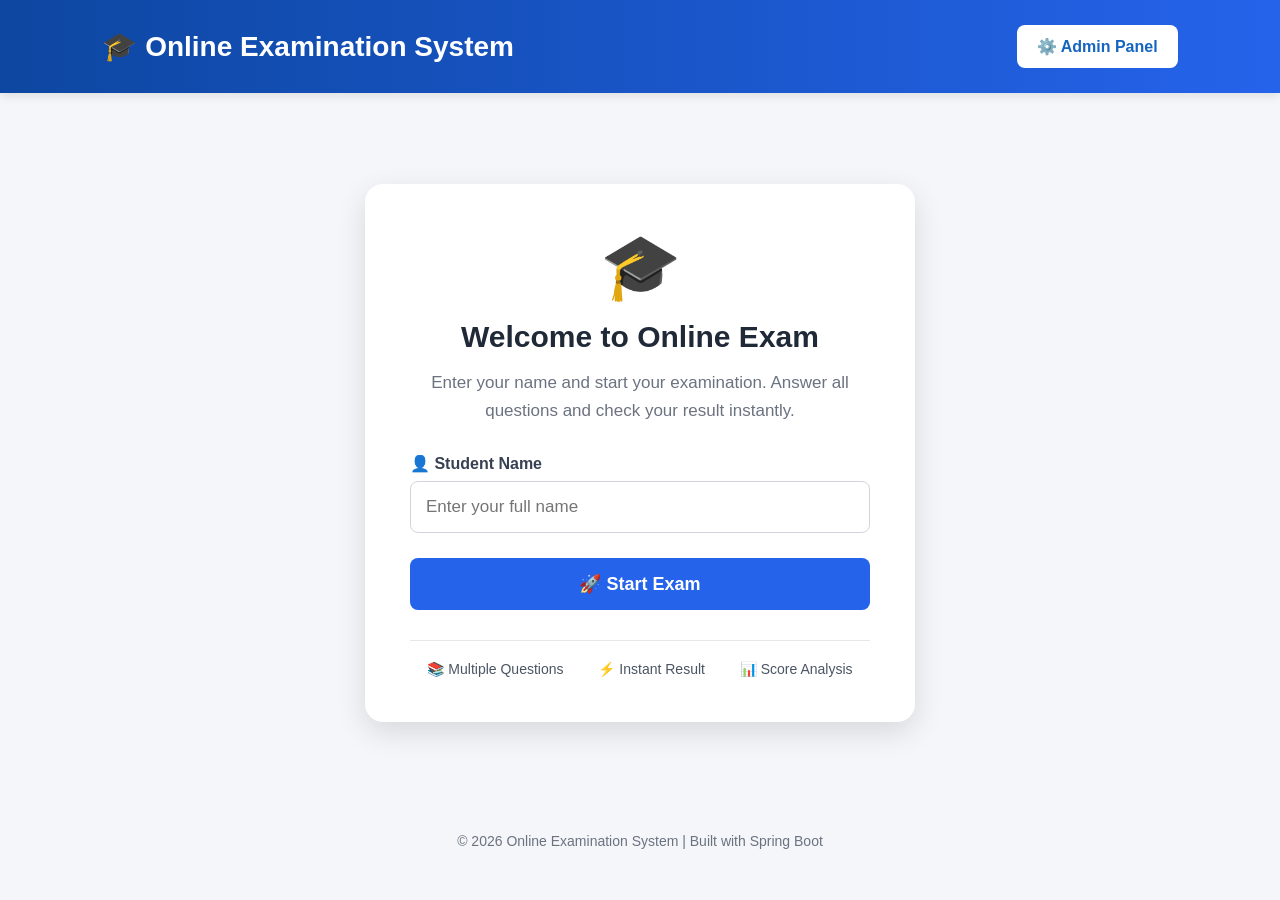
<file: src/main/resources/templates/index.html>
<!DOCTYPE html>
<html lang="en" xmlns:th="http://www.thymeleaf.org">

<head>

    <meta charset="UTF-8">

    <meta name="viewport"
          content="width=device-width, initial-scale=1.0">

    <title>Online Examination System</title>

    <style>

        * {
            margin: 0;
            padding: 0;
            box-sizing: border-box;
            font-family: Arial, sans-serif;
        }

        body {
            min-height: 100vh;
            background: #f4f6f9;
        }


        /* =========================
           HEADER
        ========================= */

        header {
            background: linear-gradient(90deg, #0d47a1, #2563eb);
            color: white;
            padding: 25px 8%;

            display: flex;
            justify-content: space-between;
            align-items: center;

            box-shadow: 0 3px 10px rgba(0,0,0,0.1);
        }

        header h1 {
            font-size: 28px;
        }

        .admin-link {
            background: white;
            color: #1565c0;

            padding: 12px 20px;

            text-decoration: none;
            border-radius: 8px;

            font-weight: bold;

            transition: 0.3s;
        }

        .admin-link:hover {
            background: #e3f2fd;
            transform: translateY(-2px);
        }


        /* =========================
           HERO SECTION
        ========================= */

        .hero {
            min-height: 80vh;

            display: flex;
            justify-content: center;
            align-items: center;

            padding: 30px;
        }

        .card {
            background: white;

            width: 100%;
            max-width: 550px;

            padding: 45px;

            border-radius: 18px;

            text-align: center;

            box-shadow: 0 10px 30px rgba(0,0,0,0.12);
        }

        .icon {
            font-size: 65px;
            margin-bottom: 15px;
        }

        .card h2 {
            color: #1f2937;

            margin-bottom: 15px;

            font-size: 30px;
        }

        .card p {
            color: #6b7280;

            font-size: 17px;

            line-height: 1.6;

            margin-bottom: 30px;
        }


        /* =========================
           FORM
        ========================= */

        .form-group {
            text-align: left;
        }

        label {
            display: block;

            font-weight: bold;

            color: #374151;

            margin-bottom: 8px;
        }

        input {
            width: 100%;

            padding: 15px;

            border: 1px solid #d1d5db;

            border-radius: 8px;

            font-size: 17px;

            outline: none;

            transition: 0.3s;
        }

        input:focus {
            border-color: #2563eb;

            box-shadow:
                0 0 0 3px
                rgba(37, 99, 235, 0.15);
        }


        /* =========================
           START BUTTON
        ========================= */

        .start-btn {
            width: 100%;

            margin-top: 25px;

            padding: 15px;

            border: none;

            border-radius: 8px;

            background: #2563eb;

            color: white;

            font-size: 18px;

            font-weight: bold;

            cursor: pointer;

            transition: 0.3s;
        }

        .start-btn:hover {
            background: #1d4ed8;

            transform: translateY(-2px);
        }


        /* =========================
           FEATURES
        ========================= */

        .features {
            margin-top: 30px;

            display: flex;

            justify-content: space-around;

            color: #4b5563;

            font-size: 14px;

            border-top: 1px solid #e5e7eb;

            padding-top: 20px;
        }


        /* =========================
           FOOTER
        ========================= */

        footer {
            text-align: center;

            padding: 20px;

            color: #6b7280;

            font-size: 14px;
        }


        /* =========================
           MOBILE RESPONSIVE
        ========================= */

        @media(max-width: 600px) {

            header {
                padding: 20px;

                flex-direction: column;

                gap: 15px;

                text-align: center;
            }

            header h1 {
                font-size: 22px;
            }

            .hero {
                padding: 20px;

                min-height: auto;
            }

            .card {
                padding: 30px 20px;
            }

            .card h2 {
                font-size: 25px;
            }

            .features {
                flex-direction: column;

                gap: 12px;
            }

        }

    </style>

</head>


<body>


<!-- =========================
     HEADER
========================= -->

<header>

    <h1>🎓 Online Examination System</h1>

    <a href="/admin"
       class="admin-link">

        ⚙️ Admin Panel

    </a>

</header>



<!-- =========================
     HERO SECTION
========================= -->

<section class="hero">

    <div class="card">


        <!-- ICON -->

        <div class="icon">
            🎓
        </div>


        <!-- TITLE -->

        <h2>Welcome to Online Exam</h2>


        <!-- DESCRIPTION -->

        <p>

            Enter your name and start your examination.

            Answer all questions and check your result instantly.

        </p>



        <!-- =========================
             STUDENT FORM
        ========================= -->

        <form action="/exam"
              method="get">


            <div class="form-group">


                <label for="studentName">

                    👤 Student Name

                </label>


                <input

                    type="text"

                    id="studentName"

                    name="studentName"

                    placeholder="Enter your full name"

                    required

                    autocomplete="name"

                >


            </div>



            <!-- START EXAM BUTTON -->

            <button

                type="submit"

                class="start-btn">

                🚀 Start Exam

            </button>


        </form>



        <!-- FEATURES -->

        <div class="features">

            <span>
                📚 Multiple Questions
            </span>

            <span>
                ⚡ Instant Result
            </span>

            <span>
                📊 Score Analysis
            </span>

        </div>


    </div>

</section>



<!-- =========================
     FOOTER
========================= -->

<footer>

    © 2026 Online Examination System |
    Built with Spring Boot

</footer>


</body>

</html>
</file>
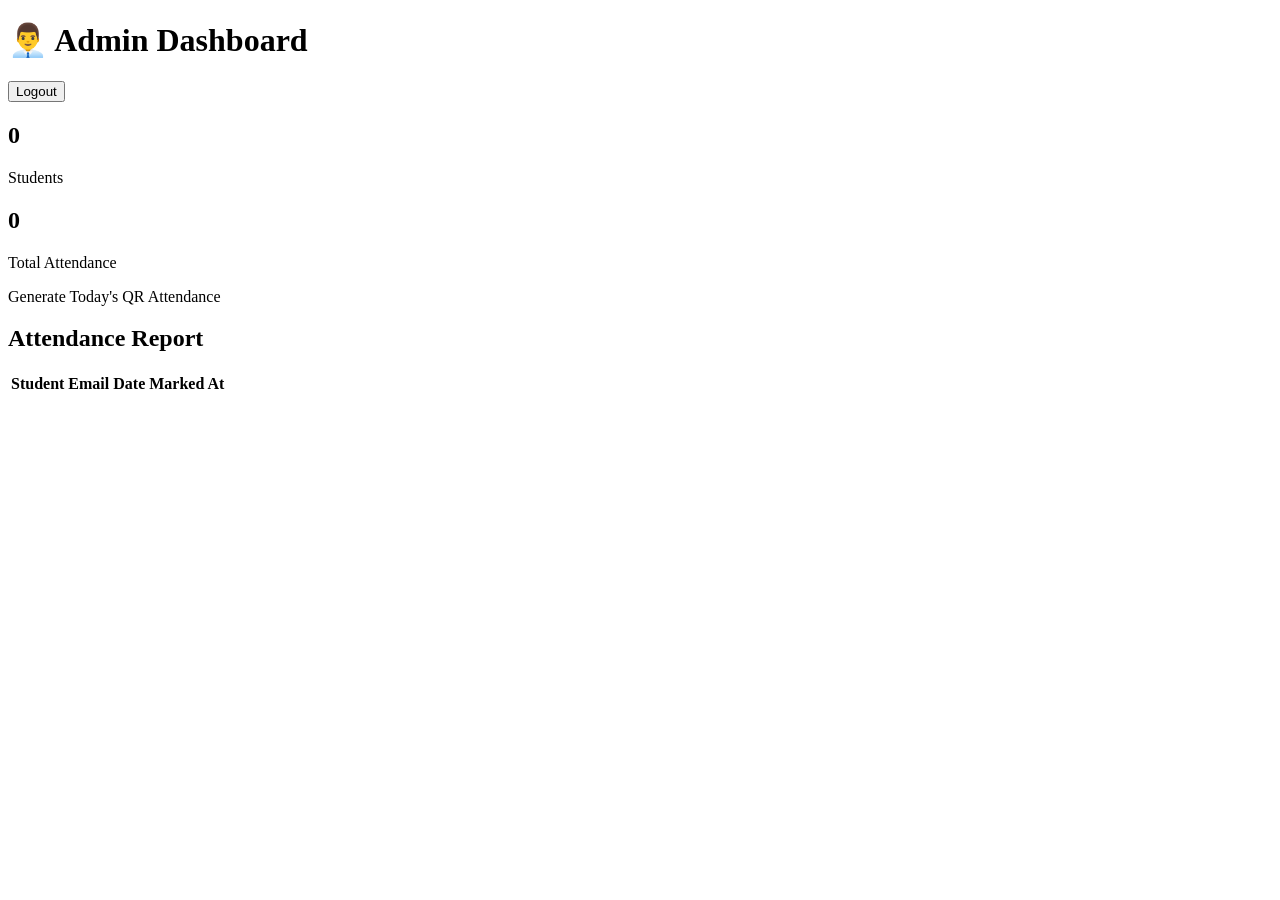
<file: src/main/resources/templates/admin-dashboard.html>
<!DOCTYPE html>
<html xmlns:th="http://www.thymeleaf.org">
<head>
    <title>Admin Dashboard</title>
    <link rel="stylesheet" th:href="@{/css/style.css}">
</head>
<body>
<div class="container">
    <div class="topbar">
        <h1>👨‍💼 Admin Dashboard</h1>
        <form th:action="@{/logout}" method="post"><button>Logout</button></form>
    </div>

    <div class="stats">
        <div class="stat"><h2 th:text="${studentCount}">0</h2><p>Students</p></div>
        <div class="stat"><h2 th:text="${attendanceCount}">0</h2><p>Total Attendance</p></div>
    </div>

    <a class="big-button" th:href="@{/admin/generate-qr}">Generate Today's QR Attendance</a>

    <h2>Attendance Report</h2>
    <table>
        <tr><th>Student</th><th>Email</th><th>Date</th><th>Marked At</th></tr>
        <tr th:each="a : ${attendanceList}">
            <td th:text="${a.student.name}"></td>
            <td th:text="${a.student.email}"></td>
            <td th:text="${a.attendanceDate}"></td>
            <td th:text="${a.markedAt}"></td>
        </tr>
    </table>
</div>
</body>
</html>
</file>
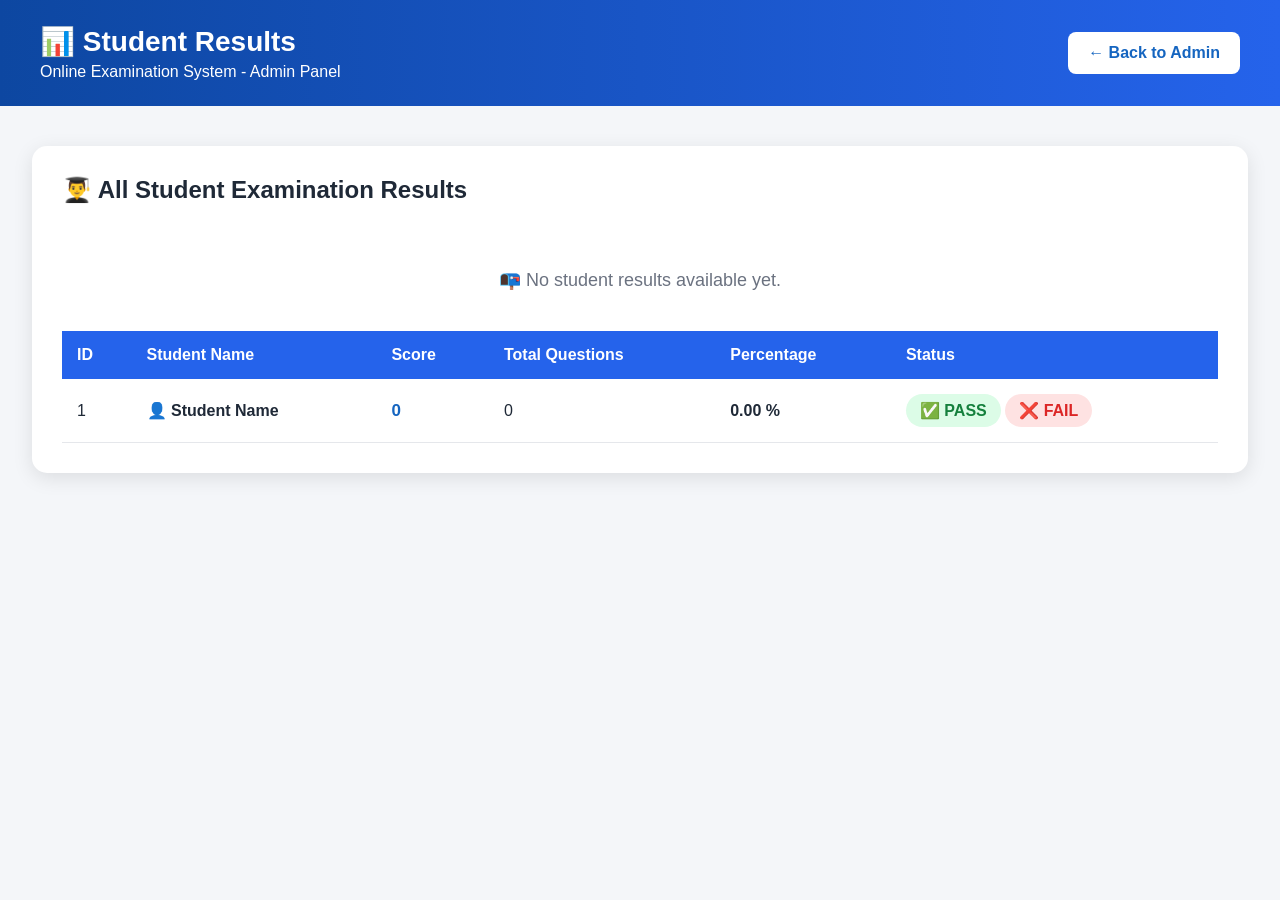
<file: src/main/resources/templates/admin-results.html>
<!DOCTYPE html>

<html lang="en" xmlns:th="http://www.thymeleaf.org">

<head>

    <meta charset="UTF-8">

    <meta name="viewport"
          content="width=device-width, initial-scale=1.0">

    <title>Student Results - Online Examination System</title>

    <style>

        * {
            margin: 0;
            padding: 0;
            box-sizing: border-box;
            font-family: Arial, sans-serif;
        }


        /* ================= BODY ================= */

        body {
            background: #f4f6f9;
            color: #1f2937;
        }


        /* ================= HEADER ================= */

        header {
            background: linear-gradient(
                    90deg,
                    #0d47a1,
                    #2563eb
            );

            color: white;

            padding: 25px 40px;

            display: flex;

            justify-content: space-between;

            align-items: center;

            flex-wrap: wrap;

            gap: 15px;
        }


        header h1 {
            font-size: 28px;
        }


        header p {
            margin-top: 5px;
            font-size: 16px;
        }


        /* ================= BACK BUTTON ================= */

        .back-btn {
            background: white;

            color: #1565c0;

            text-decoration: none;

            padding: 12px 20px;

            border-radius: 8px;

            font-weight: bold;

            transition: 0.3s;
        }


        .back-btn:hover {
            background: #e5e7eb;
        }


        /* ================= CONTAINER ================= */

        .container {
            width: 95%;

            max-width: 1300px;

            margin: 40px auto;
        }


        /* ================= CARD ================= */

        .card {
            background: white;

            padding: 30px;

            border-radius: 15px;

            box-shadow:
                    0 5px 20px
                    rgba(0, 0, 0, 0.1);
        }


        .card h2 {
            margin-bottom: 25px;

            color: #1f2937;
        }


        /* ================= TABLE ================= */

        .table-container {
            overflow-x: auto;
        }


        table {
            width: 100%;

            border-collapse: collapse;

            min-width: 850px;
        }


        th {
            background: #2563eb;

            color: white;

            padding: 15px;

            text-align: left;
        }


        td {
            padding: 15px;

            border-bottom:
                    1px solid #e5e7eb;
        }


        tr:hover {
            background: #f8fafc;
        }


        /* ================= STATUS ================= */

        .pass {
            background: #dcfce7;

            color: #15803d;

            padding: 7px 14px;

            border-radius: 20px;

            font-weight: bold;

            display: inline-block;
        }


        .fail {
            background: #fee2e2;

            color: #dc2626;

            padding: 7px 14px;

            border-radius: 20px;

            font-weight: bold;

            display: inline-block;
        }


        /* ================= SCORE ================= */

        .score {
            font-weight: bold;

            color: #1565c0;

            font-size: 17px;
        }


        /* ================= EMPTY MESSAGE ================= */

        .empty-message {
            text-align: center;

            padding: 40px;

            color: #6b7280;

            font-size: 18px;
        }


        /* ================= MOBILE ================= */

        @media (max-width: 700px) {

            header {
                padding: 20px;

                display: block;
            }


            .back-btn {
                display: inline-block;

                margin-top: 15px;
            }


            .container {
                width: 95%;

                margin: 25px auto;
            }


            .card {
                padding: 20px;
            }

        }

    </style>

</head>


<body>


<!-- ================= HEADER ================= -->

<header>

    <div>

        <h1>📊 Student Results</h1>

        <p>Online Examination System - Admin Panel</p>

    </div>


    <a href="/admin"
       class="back-btn">

        ← Back to Admin

    </a>

</header>


<!-- ================= MAIN ================= -->

<div class="container">


    <div class="card">


        <h2>👨‍🎓 All Student Examination Results</h2>


        <!-- ================= NO RESULTS ================= -->

        <div th:if="${results == null or #lists.isEmpty(results)}"
             class="empty-message">

            📭 No student results available yet.

        </div>


        <!-- ================= RESULTS TABLE ================= -->

        <div class="table-container"
             th:if="${results != null and !#lists.isEmpty(results)}">


            <table>


                <!-- TABLE HEADER -->

                <thead>

                    <tr>

                        <th>ID</th>

                        <th>Student Name</th>

                        <th>Score</th>

                        <th>Total Questions</th>

                        <th>Percentage</th>

                        <th>Status</th>

                    </tr>

                </thead>


                <!-- TABLE BODY -->

                <tbody>


                    <tr th:each="result : ${results}">


                        <!-- ID -->

                        <td th:text="${result.id}">
                            1
                        </td>


                        <!-- STUDENT NAME -->

                        <td>

                            👤

                            <b th:text="${result.studentName}">
                                Student Name
                            </b>

                        </td>


                        <!-- SCORE -->

                        <td class="score"
                            th:text="${result.score}">

                            0

                        </td>


                        <!-- TOTAL QUESTIONS -->

                        <td th:text="${result.totalQuestions}">

                            0

                        </td>


                        <!-- PERCENTAGE -->

                        <td>

                            <b>

                                <span th:text="${#numbers.formatDecimal(result.percentage, 1, 2)}">

                                    0.00

                                </span>%

                            </b>

                        </td>


                        <!-- STATUS -->

                        <td>


                            <!-- PASS -->

                            <span th:if="${result.resultStatus == 'PASS'}"
                                  class="pass">

                                ✅ PASS

                            </span>


                            <!-- FAIL -->

                            <span th:if="${result.resultStatus == 'FAIL'}"
                                  class="fail">

                                ❌ FAIL

                            </span>


                        </td>


                    </tr>


                </tbody>


            </table>


        </div>


    </div>


</div>


</body>

</html>
</file>
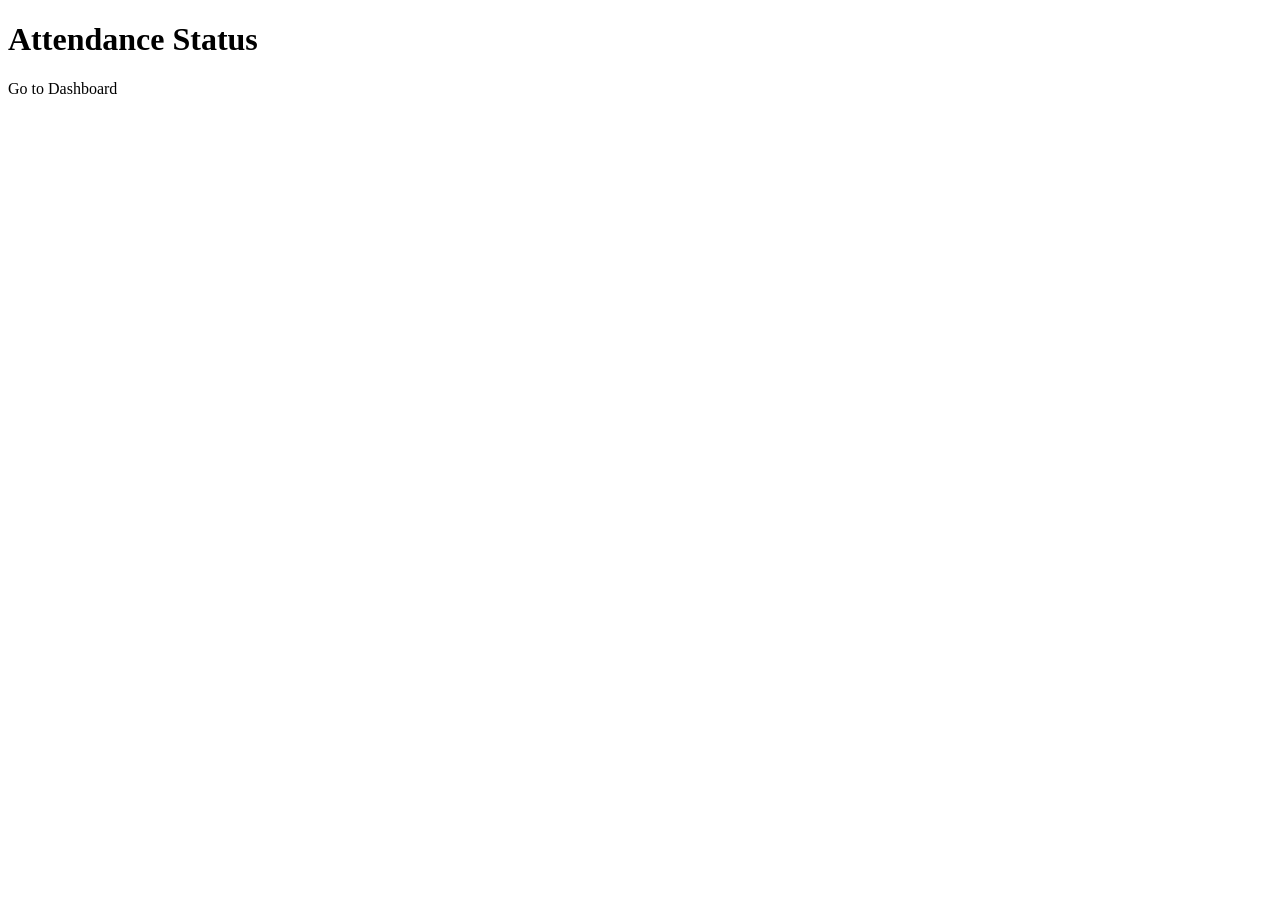
<file: src/main/resources/templates/attendance-result.html>
<!DOCTYPE html>
<html xmlns:th="http://www.thymeleaf.org">
<head>
    <title>Attendance Result</title>
    <link rel="stylesheet" th:href="@{/css/style.css}">
</head>
<body>
<div class="card">
    <h1>Attendance Status</h1>
    <div class="alert success" th:text="${message}"></div>
    <p><a th:href="@{/student/dashboard}">Go to Dashboard</a></p>
</div>
</body>
</html>
</file>
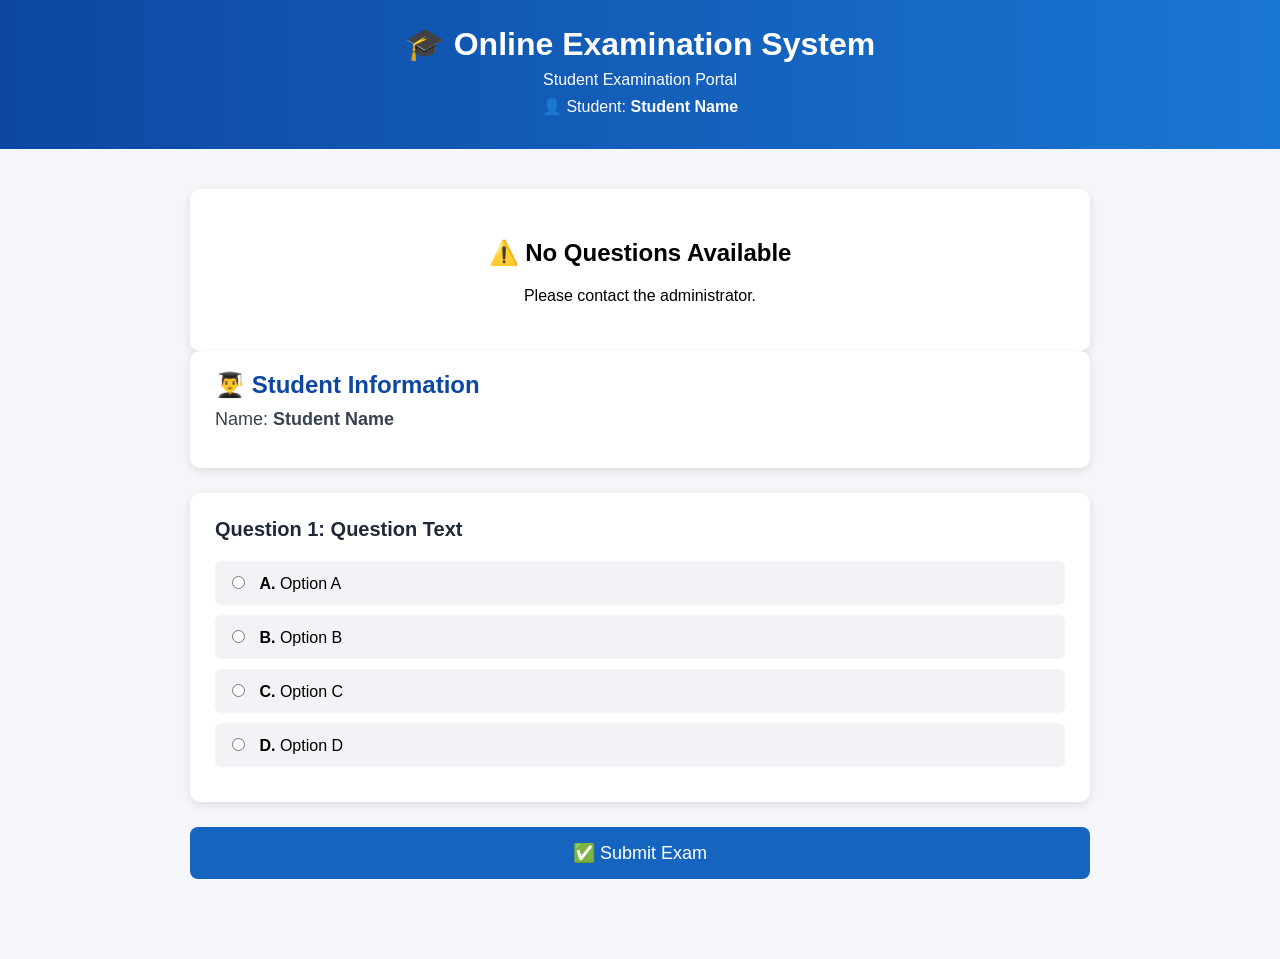
<file: src/main/resources/templates/exam.html>
<!DOCTYPE html>

<html lang="en"
      xmlns:th="http://www.thymeleaf.org">

<head>

    <meta charset="UTF-8">

    <meta name="viewport"
          content="width=device-width, initial-scale=1.0">

    <title>Online Examination System</title>

    <style>

        * {
            box-sizing: border-box;
        }

        body {
            margin: 0;
            font-family: Arial, sans-serif;
            background: #f4f6f9;
        }

        /* HEADER */

        .header {
            background: linear-gradient(90deg, #0d47a1, #1976d2);
            color: white;
            padding: 25px;
            text-align: center;
        }

        .header h1 {
            margin: 0 0 8px 0;
        }

        .header p {
            margin: 8px 0;
        }

        /* CONTAINER */

        .container {
            width: 80%;
            max-width: 900px;
            margin: 40px auto;
        }

        /* STUDENT INFO */

        .student-info {
            background: white;
            padding: 20px 25px;
            margin-bottom: 25px;
            border-radius: 10px;
            box-shadow: 0 3px 10px rgba(0,0,0,0.1);
        }

        .student-info h2 {
            margin: 0;
            color: #0d47a1;
        }

        .student-name {
            margin-top: 10px;
            font-size: 18px;
            color: #374151;
        }

        /* QUESTION CARD */

        .question-card {
            background: white;
            padding: 25px;
            margin-bottom: 25px;
            border-radius: 10px;
            box-shadow: 0 3px 10px rgba(0,0,0,0.1);
        }

        .question {
            font-size: 20px;
            font-weight: bold;
            margin-bottom: 20px;
            color: #1f2937;
        }

        /* OPTIONS */

        .option {
            display: block;
            padding: 12px;
            margin: 10px 0;
            background: #f1f3f6;
            border-radius: 6px;
            cursor: pointer;
            transition: 0.2s;
        }

        .option:hover {
            background: #dbeafe;
        }

        .option input {
            margin-right: 10px;
        }

        /* SUBMIT */

        .submit-btn {
            width: 100%;
            padding: 15px;
            background: #1565c0;
            color: white;
            border: none;
            font-size: 18px;
            border-radius: 8px;
            cursor: pointer;
            margin-bottom: 40px;
        }

        .submit-btn:hover {
            background: #0d47a1;
        }

        /* NO QUESTION */

        .no-question {
            background: white;
            padding: 30px;
            text-align: center;
            border-radius: 10px;
            box-shadow: 0 3px 10px rgba(0,0,0,0.1);
        }

        @media (max-width: 768px) {

            .container {
                width: 92%;
            }

            .question {
                font-size: 18px;
            }

        }

    </style>

</head>

<body>

<!-- HEADER -->

<div class="header">

    <h1>🎓 Online Examination System</h1>

    <p>Student Examination Portal</p>

    <p>
        👤 Student:
        <b th:text="${studentName}">
            Student Name
        </b>
    </p>

</div>


<div class="container">

    <!-- NO QUESTIONS -->

    <div class="no-question"
         th:if="${#lists.isEmpty(questions)}">

        <h2>⚠️ No Questions Available</h2>

        <p>Please contact the administrator.</p>

    </div>


    <!-- EXAM FORM -->

    <form th:if="${!#lists.isEmpty(questions)}"
          th:action="@{/submit-exam}"
          method="post">


        <!-- STUDENT NAME -->

        <input type="hidden"
               name="studentName"
               th:value="${studentName}">


        <!-- STUDENT INFORMATION -->

        <div class="student-info">

            <h2>👨‍🎓 Student Information</h2>

            <p class="student-name">

                Name:

                <b th:text="${studentName}">
                    Student Name
                </b>

            </p>

        </div>


        <!-- QUESTIONS -->

        <div class="question-card"
             th:each="question, stat : ${questions}">


            <!-- QUESTION -->

            <div class="question">

                Question
                <span th:text="${stat.count}">1</span>:

                <span th:text="${question.questionText}">
                    Question Text
                </span>

            </div>


            <!-- OPTION A -->

            <label class="option">

                <input type="radio"
                       th:name="'question_' + ${question.id}"
                       value="A"
                       required>

                <b>A.</b>

                <span th:text="${question.optiona}">
                    Option A
                </span>

            </label>


            <!-- OPTION B -->

            <label class="option">

                <input type="radio"
                       th:name="'question_' + ${question.id}"
                       value="B">

                <b>B.</b>

                <span th:text="${question.optionb}">
                    Option B
                </span>

            </label>


            <!-- OPTION C -->

            <label class="option">

                <input type="radio"
                       th:name="'question_' + ${question.id}"
                       value="C">

                <b>C.</b>

                <span th:text="${question.optionc}">
                    Option C
                </span>

            </label>


            <!-- OPTION D -->

            <label class="option">

                <input type="radio"
                       th:name="'question_' + ${question.id}"
                       value="D">

                <b>D.</b>

                <span th:text="${question.optiond}">
                    Option D
                </span>

            </label>


        </div>


        <!-- SUBMIT BUTTON -->

        <button type="submit"
                class="submit-btn">

            ✅ Submit Exam

        </button>


    </form>


</div>

</body>

</html>
</file>
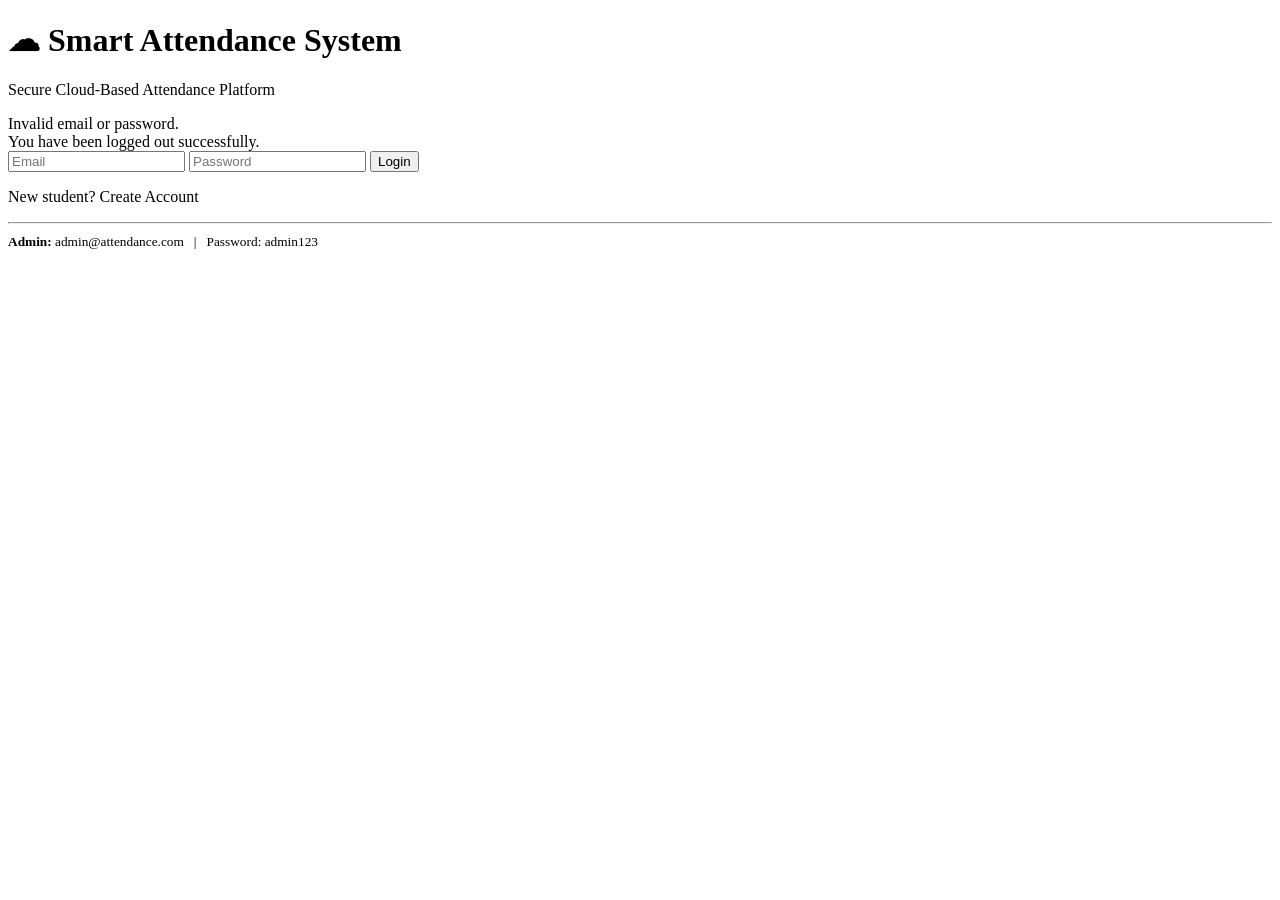
<file: src/main/resources/templates/login.html>
<!DOCTYPE html>
<html xmlns:th="http://www.thymeleaf.org">
<head>
    <title>Smart Attendance System - Login</title>
    <link rel="stylesheet" th:href="@{/css/style.css}">
</head>
<body>
<div class="card">
    <h1>☁ Smart Attendance System</h1>
    <p>Secure Cloud-Based Attendance Platform</p>

    <div class="alert error" th:if="${param.error}">Invalid email or password.</div>
    <div class="alert success" th:if="${param.logout}">You have been logged out successfully.</div>

    <form th:action="@{/perform_login}" method="post">
        <input type="email" name="username" placeholder="Email" required>
        <input type="password" name="password" placeholder="Password" required>
        <button type="submit">Login</button>
    </form>

    <p>New student? <a th:href="@{/register}">Create Account</a></p>
    <hr>
    <small><b>Admin:</b> admin@attendance.com &nbsp; | &nbsp; Password: admin123</small>
</div>
</body>
</html>
</file>
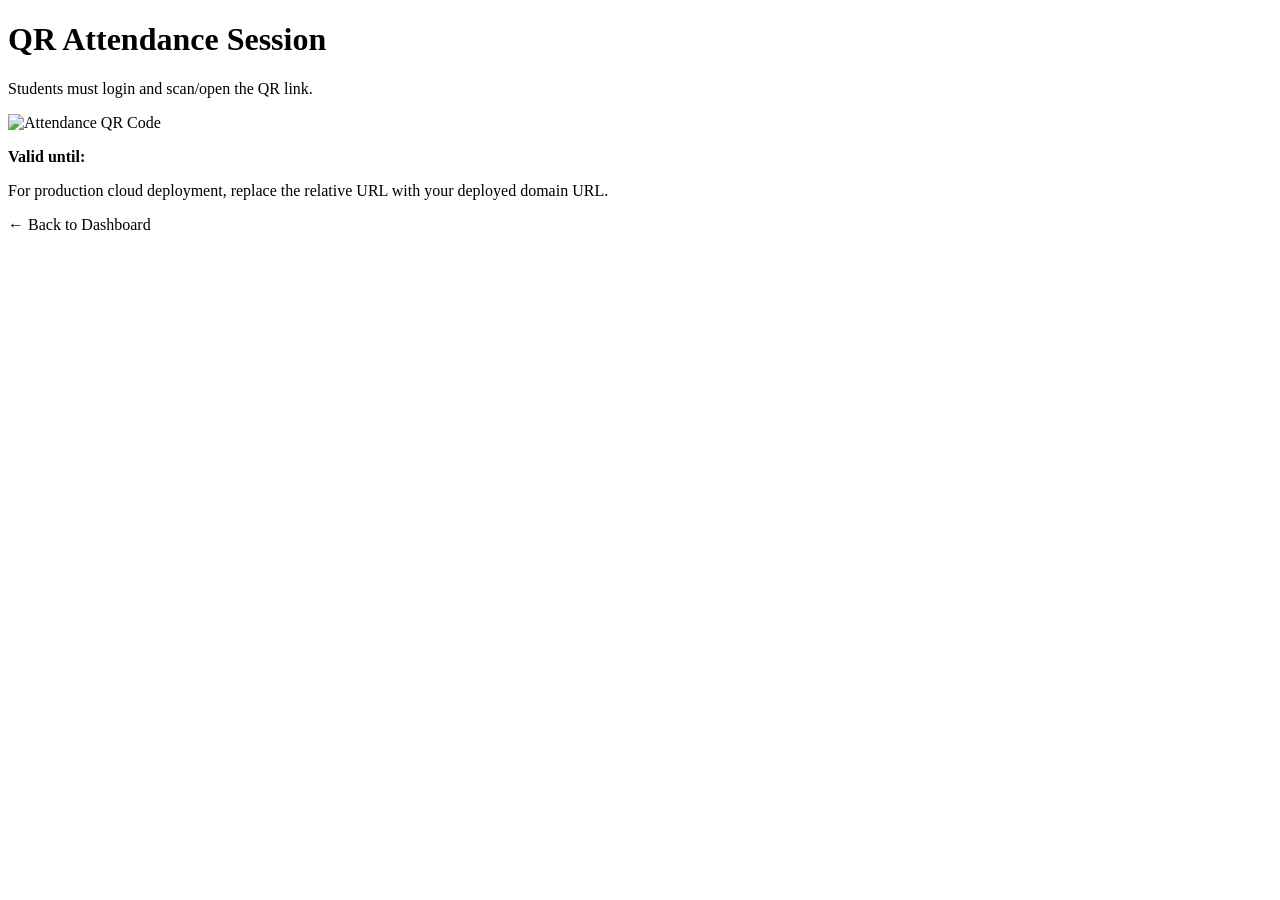
<file: src/main/resources/templates/qr.html>
<!DOCTYPE html>
<html xmlns:th="http://www.thymeleaf.org">
<head>
    <title>QR Attendance</title>
    <link rel="stylesheet" th:href="@{/css/style.css}">
</head>
<body>
<div class="card qr-card">
    <h1>QR Attendance Session</h1>
    <p>Students must login and scan/open the QR link.</p>
    <img th:src="'data:image/png;base64,' + ${qrImage}" alt="Attendance QR Code">
    <p><b>Valid until:</b> <span th:text="${expiresAt}"></span></p>
    <p class="small">For production cloud deployment, replace the relative URL with your deployed domain URL.</p>
    <a th:href="@{/admin/dashboard}">← Back to Dashboard</a>
</div>
</body>
</html>
</file>
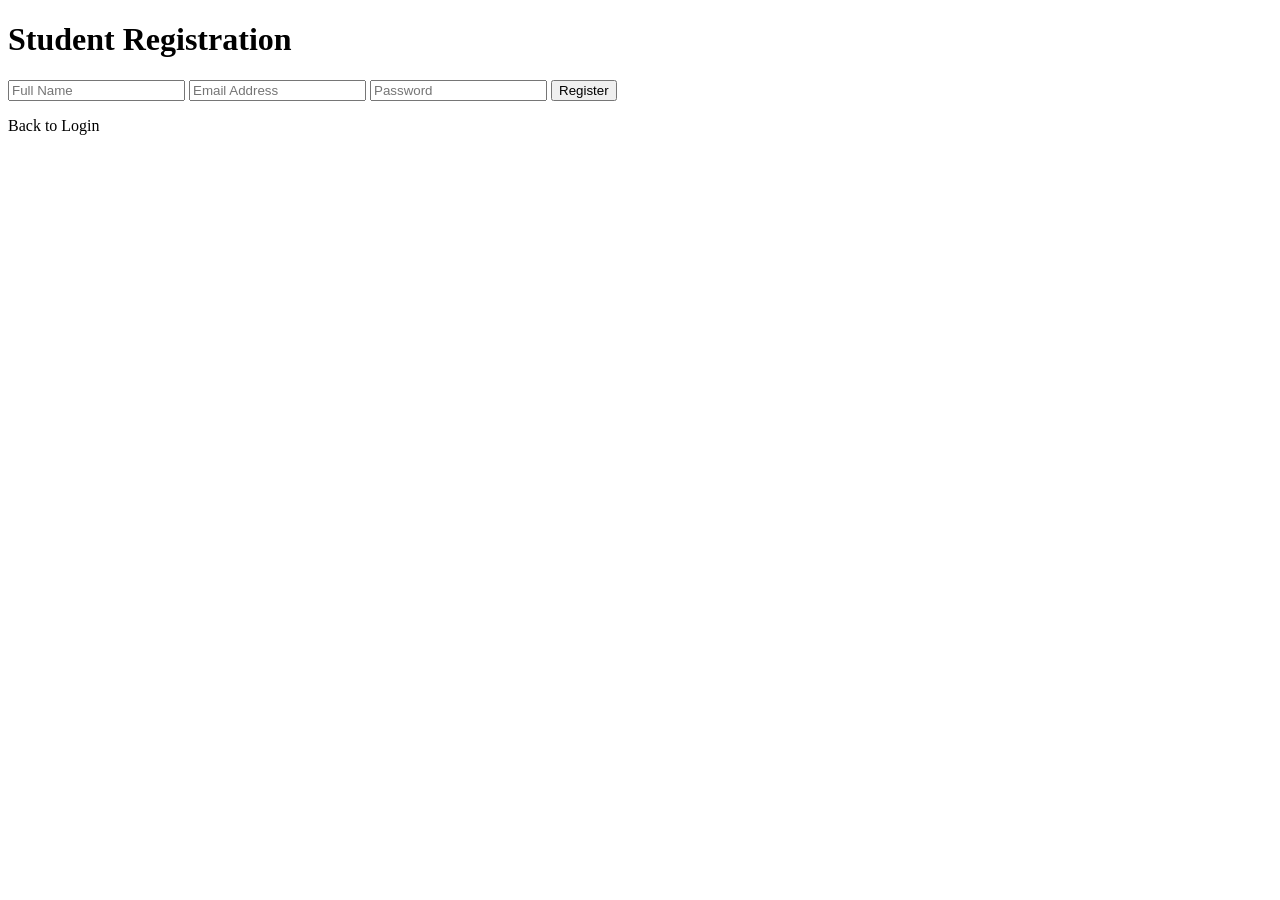
<file: src/main/resources/templates/register.html>
<!DOCTYPE html>
<html xmlns:th="http://www.thymeleaf.org">
<head>
    <title>Student Registration</title>
    <link rel="stylesheet" th:href="@{/css/style.css}">
</head>
<body>
<div class="card">
    <h1>Student Registration</h1>

    <div class="alert success" th:if="${success}" th:text="${success}"></div>
    <div class="alert error" th:if="${error}" th:text="${error}"></div>

    <form th:action="@{/register}" method="post">
        <input type="text" name="name" placeholder="Full Name" required>
        <input type="email" name="email" placeholder="Email Address" required>
        <input type="password" name="password" placeholder="Password" minlength="6" required>
        <button type="submit">Register</button>
    </form>

    <p><a th:href="@{/login}">Back to Login</a></p>
</div>
</body>
</html>
</file>
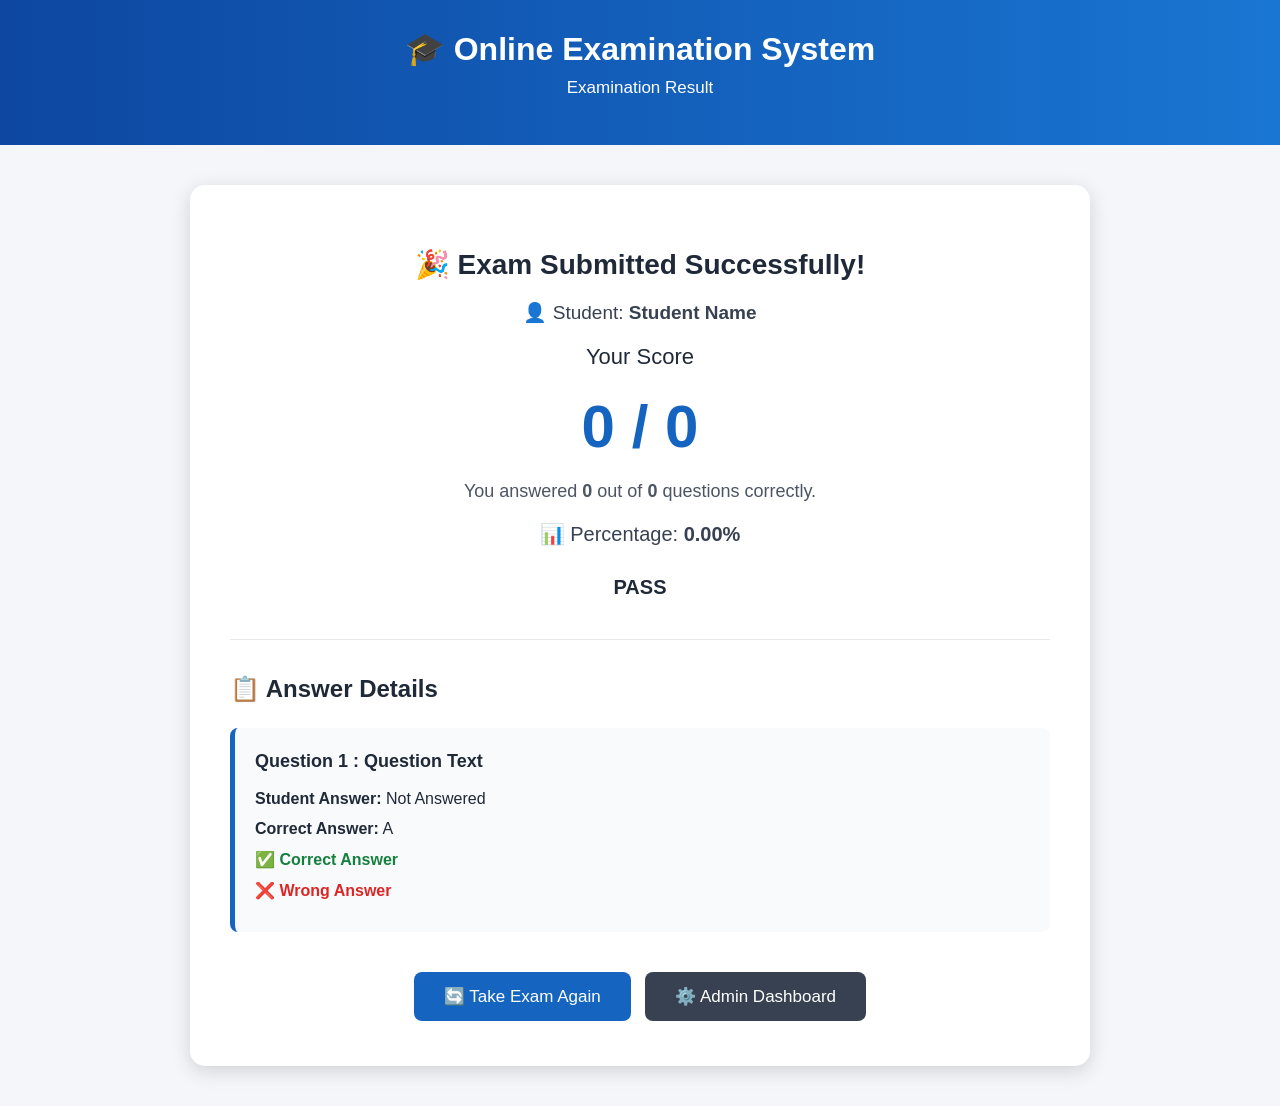
<file: src/main/resources/templates/results.html>
<!DOCTYPE html>
<html lang="en" xmlns:th="http://www.thymeleaf.org">

<head>
    <meta charset="UTF-8">

    <meta name="viewport"
          content="width=device-width, initial-scale=1.0">

    <title>Exam Result - Online Examination System</title>

    <style>

        * {
            box-sizing: border-box;
        }

        body {
            margin: 0;
            font-family: Arial, sans-serif;
            background: #f4f6f9;
            color: #1f2937;
        }

        /* ================= HEADER ================= */

        .header {
            background: linear-gradient(90deg, #0d47a1, #1976d2);
            color: white;
            padding: 30px;
            text-align: center;
        }

        .header h1 {
            margin: 0;
            font-size: 32px;
        }

        .header p {
            margin-top: 10px;
            font-size: 17px;
        }

        /* ================= MAIN CONTAINER ================= */

        .result-container {
            width: 90%;
            max-width: 900px;
            margin: 40px auto;
            background: white;
            padding: 40px;
            border-radius: 15px;
            box-shadow: 0 5px 20px rgba(0,0,0,0.15);
        }

        /* ================= RESULT SECTION ================= */

        .success-message {
            text-align: center;
            padding-bottom: 30px;
            border-bottom: 1px solid #e5e7eb;
        }

        .success-message h2 {
            font-size: 28px;
            margin-bottom: 20px;
        }

        .student-name {
            font-size: 19px;
            margin: 15px 0;
            color: #374151;
        }

        .score-title {
            font-size: 22px;
            margin-top: 20px;
        }

        .score {
            font-size: 60px;
            font-weight: bold;
            color: #1565c0;
            margin: 20px 0;
        }

        .details {
            font-size: 18px;
            color: #4b5563;
        }

        /* ================= PERCENTAGE ================= */

        .percentage {
            margin-top: 20px;
            font-size: 20px;
            color: #374151;
        }

        /* ================= STATUS ================= */

        .status {
            display: inline-block;
            margin-top: 20px;
            padding: 10px 25px;
            border-radius: 25px;
            font-size: 20px;
            font-weight: bold;
        }

        .pass {
            background: #dcfce7;
            color: #15803d;
        }

        .fail {
            background: #fee2e2;
            color: #dc2626;
        }

        /* ================= ANSWER DETAILS ================= */

        .answer-title {
            margin-top: 35px;
            margin-bottom: 25px;
            color: #1f2937;
        }

        .answer-card {
            background: #f8fafc;
            border-left: 5px solid #1565c0;
            padding: 20px;
            margin-bottom: 20px;
            border-radius: 8px;
        }

        .question {
            font-size: 18px;
            font-weight: bold;
            margin-bottom: 15px;
            line-height: 1.5;
        }

        .answer-card p {
            font-size: 16px;
            margin: 12px 0;
        }

        .correct {
            color: #15803d;
            font-weight: bold;
            font-size: 17px;
        }

        .wrong {
            color: #dc2626;
            font-weight: bold;
            font-size: 17px;
        }

        /* ================= BUTTONS ================= */

        .btn-container {
            text-align: center;
            margin-top: 35px;
        }

        .btn {
            display: inline-block;
            padding: 14px 30px;
            background: #1565c0;
            color: white;
            text-decoration: none;
            border-radius: 8px;
            font-size: 17px;
            margin: 5px;
            transition: 0.3s;
        }

        .btn:hover {
            background: #0d47a1;
        }

        .admin-btn {
            background: #374151;
        }

        .admin-btn:hover {
            background: #111827;
        }

        /* ================= MOBILE ================= */

        @media (max-width: 600px) {

            .result-container {
                width: 95%;
                padding: 20px;
            }

            .header h1 {
                font-size: 24px;
            }

            .score {
                font-size: 48px;
            }

        }

    </style>

</head>

<body>


<!-- ================= HEADER ================= -->

<div class="header">

    <h1>🎓 Online Examination System</h1>

    <p>Examination Result</p>

</div>


<!-- ================= RESULT CONTAINER ================= -->

<div class="result-container">


    <!-- ================= SUCCESS MESSAGE ================= -->

    <div class="success-message">

        <h2>🎉 Exam Submitted Successfully!</h2>


        <!-- STUDENT NAME -->

        <p class="student-name">

            👤 Student:

            <b th:text="${studentName}">
                Student Name
            </b>

        </p>


        <!-- SCORE -->

        <p class="score-title">
            Your Score
        </p>


        <div class="score">

            <span th:text="${score}">
                0
            </span>

            /

            <span th:text="${totalQuestions}">
                0
            </span>

        </div>


        <!-- DETAILS -->

        <p class="details">

            You answered

            <b th:text="${score}">
                0
            </b>

            out of

            <b th:text="${totalQuestions}">
                0
            </b>

            questions correctly.

        </p>


        <!-- PERCENTAGE -->

        <div class="percentage">

            📊 Percentage:

            <b th:text="${#numbers.formatDecimal(percentage, 1, 2)} + '%'">
                0.00%
            </b>

        </div>


        <!-- PASS / FAIL -->

        <div class="status"
             th:classappend="${resultStatus == 'PASS'} ? ' pass' : ' fail'">

            <span th:text="${resultStatus}">
                PASS
            </span>

        </div>


    </div>


    <!-- ================= ANSWER DETAILS ================= -->

    <h2 class="answer-title">
        📋 Answer Details
    </h2>


    <!-- LOOP THROUGH ANSWERS -->

    <div class="answer-card"
         th:each="detail, stat : ${answerDetails}">


        <!-- QUESTION -->

        <div class="question">

            Question

            <span th:text="${stat.count}">
                1
            </span>:

            <span th:text="${detail.question.questionText}">
                Question Text
            </span>

        </div>


        <!-- STUDENT ANSWER -->

        <p>

            <b>Student Answer:</b>

            <span th:text="${detail.studentAnswer}">
                Not Answered
            </span>

        </p>


        <!-- CORRECT ANSWER -->

        <p>

            <b>Correct Answer:</b>

            <span th:text="${detail.correctAnswer}">
                A
            </span>

        </p>


        <!-- CORRECT -->

        <p th:if="${detail.isCorrect}"
           class="correct">

            ✅ Correct Answer

        </p>


        <!-- WRONG -->

        <p th:unless="${detail.isCorrect}"
           class="wrong">

            ❌ Wrong Answer

        </p>


    </div>


    <!-- ================= BUTTONS ================= -->

    <div class="btn-container">


        <!-- HOME PAGE -->

        <a href="/"
           class="btn">

            🔄 Take Exam Again

        </a>


        <!-- ADMIN -->

        <a href="/admin"
           class="btn admin-btn">

            ⚙️ Admin Dashboard

        </a>


    </div>


</div>


</body>

</html>
</file>
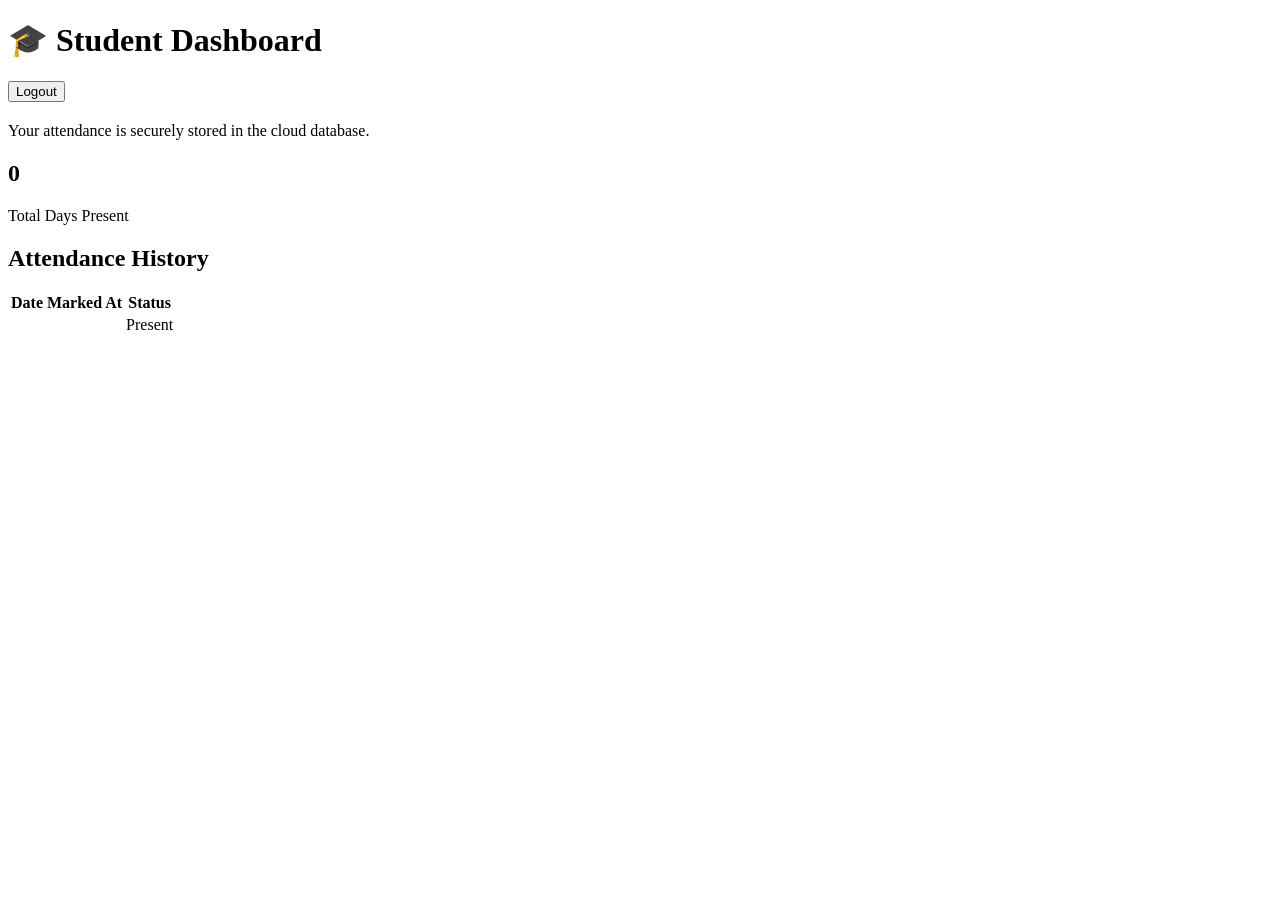
<file: src/main/resources/templates/student-dashboard.html>
<!DOCTYPE html>
<html xmlns:th="http://www.thymeleaf.org">
<head>
    <title>Student Dashboard</title>
    <link rel="stylesheet" th:href="@{/css/style.css}">
</head>
<body>
<div class="container">
    <div class="topbar">
        <h1>🎓 Student Dashboard</h1>
        <form th:action="@{/logout}" method="post"><button>Logout</button></form>
    </div>

    <div class="welcome">
        <h2 th:text="'Welcome, ' + ${user.name}"></h2>
        <p>Your attendance is securely stored in the cloud database.</p>
    </div>

    <div class="stat">
        <h2 th:text="${attendanceCount}">0</h2>
        <p>Total Days Present</p>
    </div>

    <h2>Attendance History</h2>
    <table>
        <tr><th>Date</th><th>Marked At</th><th>Status</th></tr>
        <tr th:each="a : ${history}">
            <td th:text="${a.attendanceDate}"></td>
            <td th:text="${a.markedAt}"></td>
            <td>Present</td>
        </tr>
    </table>
</div>
</body>
</html>
</file>
